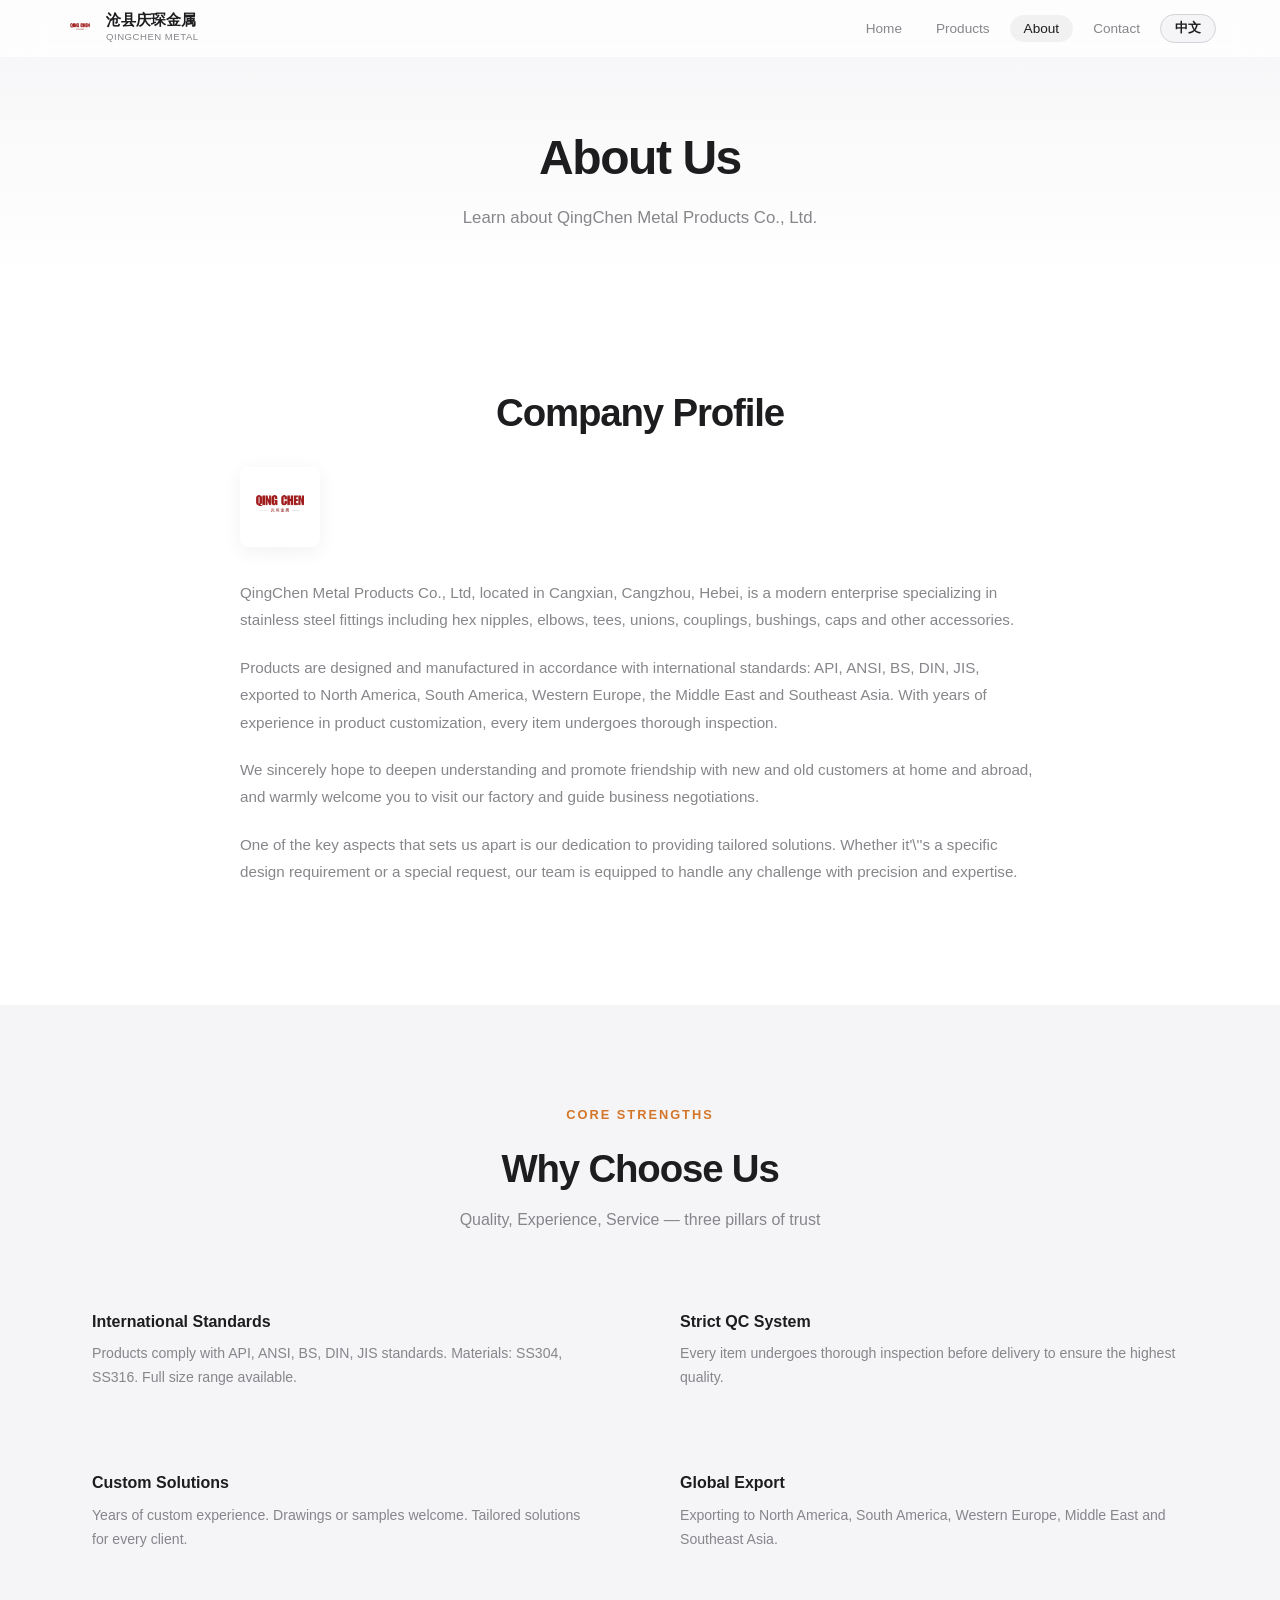
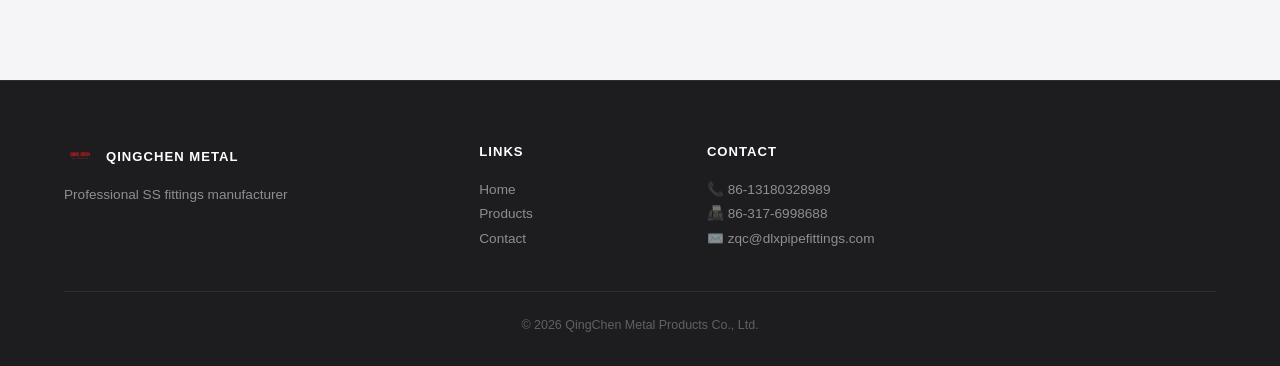
<file: about.html>
﻿<!DOCTYPE html>
<html lang="zh-CN">
<head>
<meta charset="UTF-8">
<meta name="viewport" content="width=device-width, initial-scale=1.0">
<title>关于我们 — 沧县庆琛金属 | About</title>
<link rel="stylesheet" href="css/style.css">
</head>
<body>
<header class="header">
  <div class="header-inner">
    <a href="index.html" class="logo">
      <img src="images/logo/logo.png" alt="庆琛金属" class="logo-img">
      <div class="logo-text">
        <span class="logo-main">沧县庆琛金属</span>
        <span class="logo-sub">QINGCHEN METAL</span>
      </div>
    </a>
    <button class="nav-toggle" id="navToggle" aria-label="Menu"><span></span><span></span><span></span></button>
    <nav>
      <ul class="nav-list" id="navList">
        <li><a href="index.html"><span class="lang-cn">首页</span><span class="lang-en">Home</span></a></li>
        <li><a href="products.html"><span class="lang-cn">产品</span><span class="lang-en">Products</span></a></li>
        <li><a href="about.html" class="active"><span class="lang-cn">关于我们</span><span class="lang-en">About</span></a></li>
        <li><a href="contact.html"><span class="lang-cn">联系我们</span><span class="lang-en">Contact</span></a></li>
        <li><button class="lang-toggle" id="langToggle">EN</button></li>
      </ul>
    </nav>
  </div>
</header>

<section class="page-banner">
  <div class="container">
    <h1 data-aos="fade-up"><span class="lang-cn">关于我们</span><span class="lang-en">About Us</span></h1>
    <p data-aos="fade-up" data-aos-delay="100"><span class="lang-cn">了解沧县庆琛金属制品有限公司</span><span class="lang-en">Learn about QingChen Metal Products Co., Ltd.</span></p>
  </div>
</section>

<section class="section">
  <div class="container">
    <div class="about-content">
      <div data-aos="fade-up">
        <h2 class="section-title" style="margin-bottom:24px"><span class="lang-cn">公司简介</span><span class="lang-en">Company Profile</span></h2>
        <div style="text-align:center;margin-bottom:32px"><img src="images/logo/logo.png" alt="庆琛金属 Logo" style="height:80px;border-radius:8px;box-shadow:0 4px 20px rgba(0,0,0,0.06)"></div>
        <p><span class="lang-cn">沧县庆琛金属制品有限公司，坐落于河北省沧州市沧县崔尔庄镇，是一家专业生产不锈钢内外丝产品及水暖管件的现代化企业。公司主营产品包括：不锈钢六角接头、六角外丝、内外丝接头、水管接头、弯头、三通、活接、管箍、补芯、管帽及其他配件。</span><span class="lang-en">QingChen Metal Products Co., Ltd, located in Cangxian, Cangzhou, Hebei, is a modern enterprise specializing in stainless steel fittings including hex nipples, elbows, tees, unions, couplings, bushings, caps and other accessories.</span></p>
        <p><span class="lang-cn">产品严格按照 API、ANSI、BS、DIN、JIS 等国际标准设计生产，远销北美、南美、西欧、中东及东南亚市场。我们拥有多年的产品定制经验，能够满足不同客户的个性化需求。每一件产品出厂前均经过严格检验，确保品质达到最高标准。</span><span class="lang-en">Products are designed and manufactured in accordance with international standards: API, ANSI, BS, DIN, JIS, exported to North America, South America, Western Europe, the Middle East and Southeast Asia. With years of experience in product customization, every item undergoes thorough inspection.</span></p>
        <p><span class="lang-cn">我们真诚希望与国内外新老客户在合作中加深了解、增进友谊，热忱欢迎您来我厂参观指导、洽谈业务。</span><span class="lang-en">We sincerely hope to deepen understanding and promote friendship with new and old customers at home and abroad, and warmly welcome you to visit our factory and guide business negotiations.</span></p>
        <p><span class="lang-cn">让我们与众不同的关键之一，是我们致力于为客户提供量身定制的解决方案。无论是特定的设计需求还是特殊要求，我们的团队都能以精准和专业应对各种挑战。我们深知交付超越期望的产品的重要性，并努力在每笔订单中实现这一目标。</span><span class="lang-en">One of the key aspects that sets us apart is our dedication to providing tailored solutions. Whether it'\''s a specific design requirement or a special request, our team is equipped to handle any challenge with precision and expertise.</span></p>
      </div>
    </div>
  </div>
</section>

<section class="section section-alt">
  <div class="container">
    <div class="eyebrow" data-aos="fade-up"><span class="lang-cn">核心优势</span><span class="lang-en">Core Strengths</span></div>
    <h2 class="section-title" data-aos="fade-up"><span class="lang-cn">为什么选择我们</span><span class="lang-en">Why Choose Us</span></h2>
    <p class="section-subtitle" data-aos="fade-up"><span class="lang-cn">品质、经验、服务 — 三大支柱成就客户信赖</span><span class="lang-en">Quality, Experience, Service — three pillars of trust</span></p>
    <div class="about-grid" data-stagger>
      <div class="about-grid-item" data-aos="fade-up">
        <h3><span class="lang-cn">国际标准生产</span><span class="lang-en">International Standards</span></h3>
        <p style="color:var(--text-secondary);font-size:0.88rem;line-height:1.7"><span class="lang-cn">产品符合 API、ANSI、BS、DIN、JIS 等国际标准，材质涵盖 SS304、SS316，支持全规格定制。</span><span class="lang-en">Products comply with API, ANSI, BS, DIN, JIS standards. Materials: SS304, SS316. Full size range available.</span></p>
      </div>
      <div class="about-grid-item" data-aos="fade-up">
        <h3><span class="lang-cn">严格质检体系</span><span class="lang-en">Strict QC System</span></h3>
        <p style="color:var(--text-secondary);font-size:0.88rem;line-height:1.7"><span class="lang-cn">每一件产品出厂前均经过严格检验，确保品质达到最高标准。</span><span class="lang-en">Every item undergoes thorough inspection before delivery to ensure the highest quality.</span></p>
      </div>
      <div class="about-grid-item" data-aos="fade-up">
        <h3><span class="lang-cn">定制化服务</span><span class="lang-en">Custom Solutions</span></h3>
        <p style="color:var(--text-secondary);font-size:0.88rem;line-height:1.7"><span class="lang-cn">拥有多年的产品定制经验，来图来样均可，满足不同客户的个性化需求。</span><span class="lang-en">Years of custom experience. Drawings or samples welcome. Tailored solutions for every client.</span></p>
      </div>
      <div class="about-grid-item" data-aos="fade-up">
        <h3><span class="lang-cn">全球出口经验</span><span class="lang-en">Global Export</span></h3>
        <p style="color:var(--text-secondary);font-size:0.88rem;line-height:1.7"><span class="lang-cn">产品远销北美、南美、西欧、中东及东南亚市场，深受国际客户信赖。</span><span class="lang-en">Exporting to North America, South America, Western Europe, Middle East and Southeast Asia.</span></p>
      </div>
    </div>
  </div>
</section>

<footer class="footer">
  <div class="container">
    <div class="footer-grid">
      <div>
        <div style="display:flex;align-items:center;gap:10px;margin-bottom:10px"><img src="images/logo/logo.png" alt="庆琛金属" style="height:32px;border-radius:4px"><h4 style="margin-bottom:0"><span class="lang-cn">沧县庆琛金属</span><span class="lang-en">QingChen Metal</span></h4></div>
        <p><span class="lang-cn">专业不锈钢水暖管件制造商</span><span class="lang-en">Professional SS fittings manufacturer</span></p>
      </div>
      <div>
        <h4><span class="lang-cn">快速链接</span><span class="lang-en">Links</span></h4>
        <ul>
          <li><a href="index.html"><span class="lang-cn">首页</span><span class="lang-en">Home</span></a></li>
          <li><a href="products.html"><span class="lang-cn">产品中心</span><span class="lang-en">Products</span></a></li>
          <li><a href="contact.html"><span class="lang-cn">联系我们</span><span class="lang-en">Contact</span></a></li>
        </ul>
      </div>
      <div>
        <h4><span class="lang-cn">联系方式</span><span class="lang-en">Contact</span></h4>
        <ul>
          <li>📞 86-13180328989</li>
          <li>📠 86-317-6998688</li>
          <li>✉️ zqc@dlxpipefittings.com</li>
        </ul>
      </div>
    </div>
    <div class="footer-bottom">© 2026 <span class="lang-cn">沧县庆琛金属制品有限公司</span><span class="lang-en">QingChen Metal Products Co., Ltd.</span></div>
  </div>
</footer>

<script src="js/main.js"></script>
</body>
</html>
</file>
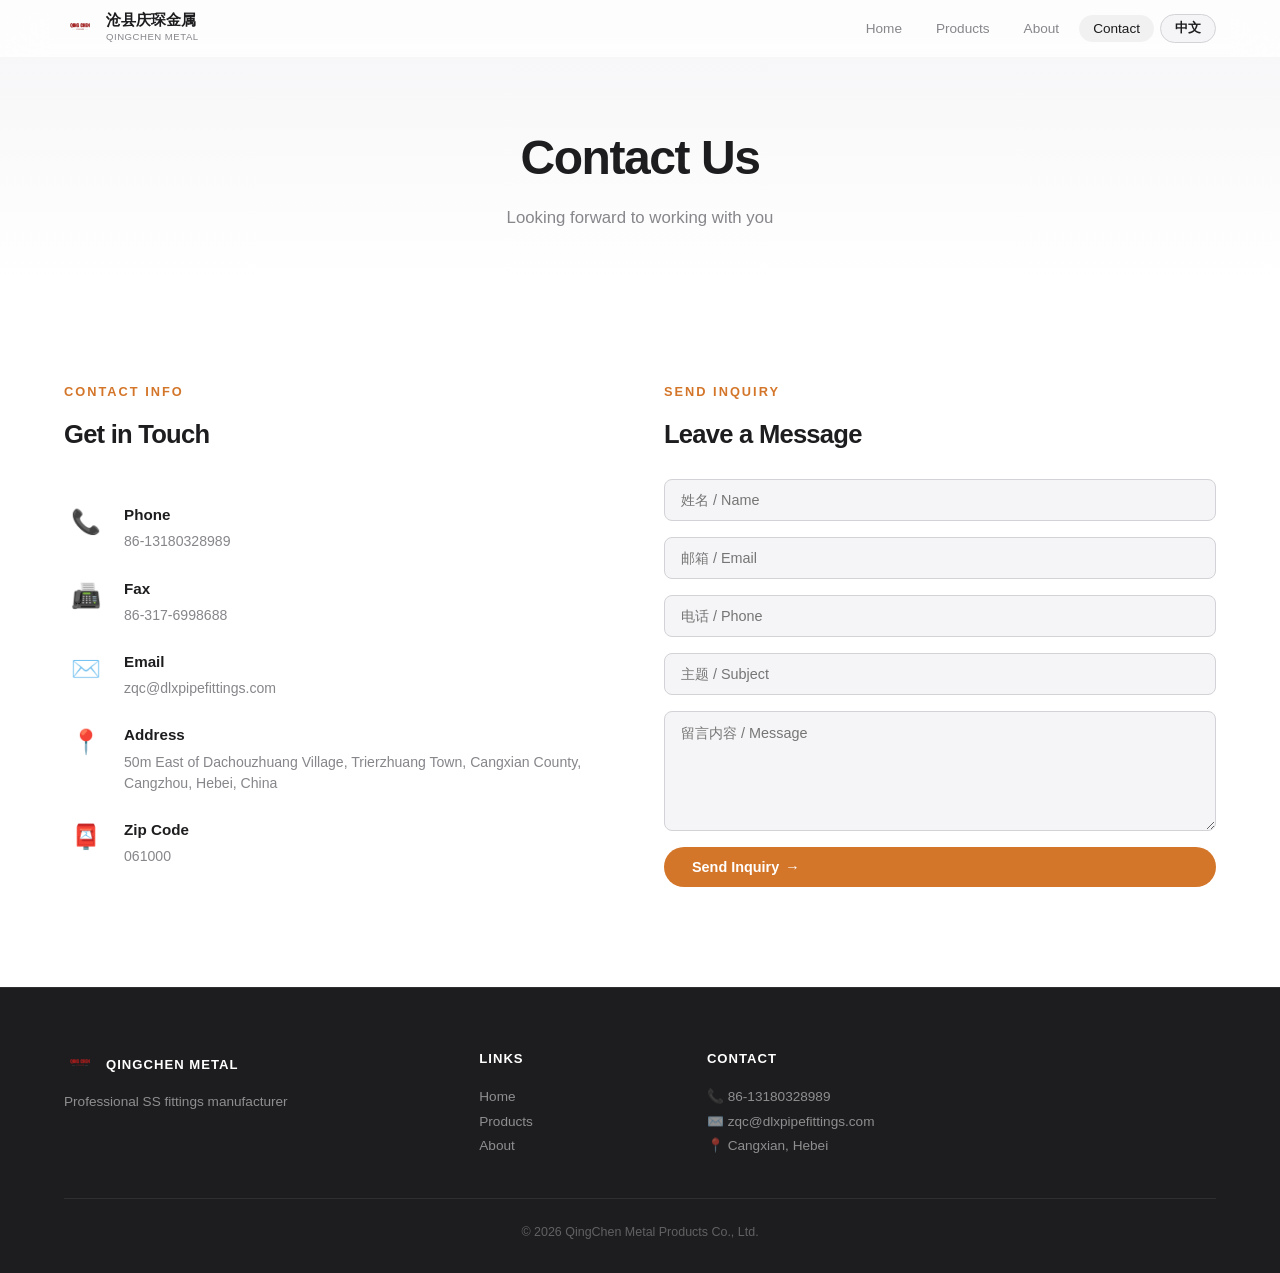
<file: contact.html>
﻿<!DOCTYPE html>
<html lang="zh-CN">
<head>
<meta charset="UTF-8">
<meta name="viewport" content="width=device-width, initial-scale=1.0">
<title>联系我们 — 沧县庆琛金属 | Contact</title>
<link rel="stylesheet" href="css/style.css">
</head>
<body>
<header class="header">
  <div class="header-inner">
    <a href="index.html" class="logo">
      <img src="images/logo/logo.png" alt="庆琛金属" class="logo-img">
      <div class="logo-text">
        <span class="logo-main">沧县庆琛金属</span>
        <span class="logo-sub">QINGCHEN METAL</span>
      </div>
    </a>
    <button class="nav-toggle" id="navToggle" aria-label="Menu"><span></span><span></span><span></span></button>
    <nav>
      <ul class="nav-list" id="navList">
        <li><a href="index.html"><span class="lang-cn">首页</span><span class="lang-en">Home</span></a></li>
        <li><a href="products.html"><span class="lang-cn">产品</span><span class="lang-en">Products</span></a></li>
        <li><a href="about.html"><span class="lang-cn">关于我们</span><span class="lang-en">About</span></a></li>
        <li><a href="contact.html" class="active"><span class="lang-cn">联系我们</span><span class="lang-en">Contact</span></a></li>
        <li><button class="lang-toggle" id="langToggle">EN</button></li>
      </ul>
    </nav>
  </div>
</header>

<section class="page-banner">
  <div class="container">
    <h1 data-aos="fade-up"><span class="lang-cn">联系我们</span><span class="lang-en">Contact Us</span></h1>
    <p data-aos="fade-up" data-aos-delay="100"><span class="lang-cn">期待与您的合作</span><span class="lang-en">Looking forward to working with you</span></p>
  </div>
</section>

<section class="section">
  <div class="container">
    <div class="contact-grid">
      <div class="contact-info">
        <div data-aos="fade-up">
          <div class="eyebrow" style="text-align:left"><span class="lang-cn">联系方式</span><span class="lang-en">Contact Info</span></div>
          <h2 style="font-size:1.6rem;font-weight:700;margin-bottom:24px;letter-spacing:-0.03em"><span class="lang-cn">随时与我们联系</span><span class="lang-en">Get in Touch</span></h2>
        </div>

        <div class="contact-item" data-aos="fade-up">
          <div class="icon">📞</div>
          <div>
            <h4><span class="lang-cn">电话</span><span class="lang-en">Phone</span></h4>
            <p>86-13180328989</p>
          </div>
        </div>

        <div class="contact-item" data-aos="fade-up">
          <div class="icon">📠</div>
          <div>
            <h4><span class="lang-cn">传真</span><span class="lang-en">Fax</span></h4>
            <p>86-317-6998688</p>
          </div>
        </div>

        <div class="contact-item" data-aos="fade-up">
          <div class="icon">✉️</div>
          <div>
            <h4><span class="lang-cn">邮箱</span><span class="lang-en">Email</span></h4>
            <p>zqc@dlxpipefittings.com</p>
          </div>
        </div>

        <div class="contact-item" data-aos="fade-up">
          <div class="icon">📍</div>
          <div>
            <h4><span class="lang-cn">地址</span><span class="lang-en">Address</span></h4>
            <p><span class="lang-cn">中国河北省沧州市沧县崔尔庄镇大垛庄村东50米</span><span class="lang-en">50m East of Dachouzhuang Village, Trierzhuang Town, Cangxian County, Cangzhou, Hebei, China</span></p>
          </div>
        </div>

        <div class="contact-item" data-aos="fade-up">
          <div class="icon">📮</div>
          <div>
            <h4><span class="lang-cn">邮编</span><span class="lang-en">Zip Code</span></h4>
            <p>061000</p>
          </div>
        </div>
      </div>

      <div data-aos="fade-left">
        <div class="eyebrow" style="text-align:left"><span class="lang-cn">发送询盘</span><span class="lang-en">Send Inquiry</span></div>
        <h2 style="font-size:1.6rem;font-weight:700;margin-bottom:24px;letter-spacing:-0.03em"><span class="lang-cn">给我们留言</span><span class="lang-en">Leave a Message</span></h2>
        <form class="contact-form" onsubmit="alert('\u8be2\u76d8\u5df2\u53d1\u9001\uff0c\u6211\u4eec\u5c06\u5c3d\u5feb\u4e0e\u60a8\u8054\u7cfb\uff01');return false">
          <input type="text" placeholder="姓名 / Name" required>
          <input type="email" placeholder="邮箱 / Email" required>
          <input type="tel" placeholder="电话 / Phone">
          <input type="text" placeholder="主题 / Subject">
          <textarea placeholder="留言内容 / Message" required></textarea>
          <button type="submit" class="btn btn-primary"><span class="lang-cn">发送询盘</span><span class="lang-en">Send Inquiry</span> →</button>
        </form>
      </div>
    </div>
  </div>
</section>

<footer class="footer">
  <div class="container">
    <div class="footer-grid">
      <div>
        <div style="display:flex;align-items:center;gap:10px;margin-bottom:10px"><img src="images/logo/logo.png" alt="庆琛金属" style="height:32px;border-radius:4px"><h4 style="margin-bottom:0"><span class="lang-cn">沧县庆琛金属</span><span class="lang-en">QingChen Metal</span></h4></div>
        <p><span class="lang-cn">专业不锈钢水暖管件制造商</span><span class="lang-en">Professional SS fittings manufacturer</span></p>
      </div>
      <div>
        <h4><span class="lang-cn">快速链接</span><span class="lang-en">Links</span></h4>
        <ul>
          <li><a href="index.html"><span class="lang-cn">首页</span><span class="lang-en">Home</span></a></li>
          <li><a href="products.html"><span class="lang-cn">产品中心</span><span class="lang-en">Products</span></a></li>
          <li><a href="about.html"><span class="lang-cn">关于我们</span><span class="lang-en">About</span></a></li>
        </ul>
      </div>
      <div>
        <h4><span class="lang-cn">联系方式</span><span class="lang-en">Contact</span></h4>
        <ul>
          <li>📞 86-13180328989</li>
          <li>✉️ zqc@dlxpipefittings.com</li>
          <li><span class="lang-cn">📍 沧县崔尔庄镇</span><span class="lang-en">📍 Cangxian, Hebei</span></li>
        </ul>
      </div>
    </div>
    <div class="footer-bottom">© 2026 <span class="lang-cn">沧县庆琛金属制品有限公司</span><span class="lang-en">QingChen Metal Products Co., Ltd.</span></div>
  </div>
</footer>

<script src="js/main.js"></script>
</body>
</html>
</file>
<file: css/style.css>
﻿/* ============================================================
   QINGCHEN METAL — Design System (Apple-inspired)
   ============================================================ */

:root {
  --bg: #ffffff;
  --bg-secondary: #f5f5f7;
  --text: #1d1d1f;
  --text-secondary: #86868b;
  --text-on-dark: #f5f5f7;
  --accent: #d4762a;
  --accent-hover: #b8651f;
  --border: #d2d2d7;
  --border-light: #e8e8ed;
  --radius-sm: 8px;
  --radius-md: 12px;
  --radius-lg: 16px;
  --radius-xl: 20px;
  --shadow-sm: 0 1px 3px rgba(0,0,0,0.04);
  --shadow-md: 0 4px 20px rgba(0,0,0,0.06);
  --shadow-lg: 0 8px 40px rgba(0,0,0,0.08);
  --transition: all 0.3s cubic-bezier(0.25,0.1,0.25,1);
  --font: -apple-system, BlinkMacSystemFont, "SF Pro Display", "Helvetica Neue", Arial, sans-serif;
}

*, *::before, *::after { box-sizing: border-box; margin: 0; padding: 0; }
html { scroll-behavior: smooth; -webkit-font-smoothing: antialiased; }
body { font-family: var(--font); color: var(--text); background: var(--bg); line-height: 1.6; overflow-x: hidden; }
img { max-width: 100%; height: auto; display: block; }
a { color: inherit; text-decoration: none; }
ul { list-style: none; }

.container { max-width: 1200px; margin: 0 auto; padding: 0 24px; }

/* ─── Header ──────────────────────────────────────────────── */
.header {
  position: fixed; top: 0; left: 0; right: 0; z-index: 1000;
  background: rgba(255,255,255,0.8); backdrop-filter: blur(20px);
  -webkit-backdrop-filter: blur(20px);
  border-bottom: 1px solid transparent;
  transition: var(--transition);
}
.header.scrolled { border-bottom-color: var(--border-light); }
.header-inner {
  max-width: 1200px; margin: 0 auto; padding: 0 24px;
  display: flex; align-items: center; justify-content: space-between; height: 56px;
}
.logo { display: flex; align-items: center; gap: 10px; }
.logo-img { height: 32px; border-radius: 4px; }
.logo-text { display: flex; flex-direction: column; }
.logo-main { font-size: 0.95rem; font-weight: 700; line-height: 1.2; }
.logo-sub { font-size: 0.6rem; color: var(--text-secondary); letter-spacing: 0.5px; text-transform: uppercase; }

.nav-list { display: flex; align-items: center; gap: 6px; }
.nav-list li a {
  padding: 6px 14px; font-size: 0.85rem; font-weight: 500;
  border-radius: 20px; transition: var(--transition); color: var(--text-secondary);
}
.nav-list li a:hover, .nav-list li a.active { background: rgba(0,0,0,0.05); color: var(--text); }

.lang-toggle {
  background: var(--bg-secondary); border: 1px solid var(--border); border-radius: 20px;
  padding: 5px 14px; font-size: 0.8rem; font-weight: 600; cursor: pointer;
  transition: var(--transition); color: var(--text);
}
.lang-toggle:hover { background: var(--border); }

.nav-toggle { display: none; flex-direction: column; gap: 5px; background: none; border: none; cursor: pointer; padding: 8px; }
.nav-toggle span { display: block; width: 20px; height: 2px; background: var(--text); border-radius: 2px; transition: var(--transition); }

/* ─── Buttons ──────────────────────────────────────────────── */
.btn {
  display: inline-flex; align-items: center; gap: 6px;
  padding: 12px 28px; border-radius: 30px; font-size: 0.9rem; font-weight: 600;
  border: none; cursor: pointer; transition: var(--transition);
}
.btn-primary { background: var(--accent); color: #fff; }
.btn-primary:hover { background: var(--accent-hover); transform: translateY(-1px); box-shadow: 0 4px 15px rgba(212,118,42,0.3); }
.btn-outline { background: transparent; border: 1.5px solid rgba(255,255,255,0.3); color: var(--text-on-dark); }
.btn-outline:hover { border-color: #fff; background: rgba(255,255,255,0.1); }
.btn-lg { padding: 14px 36px; font-size: 1rem; }
.btn-sm { padding: 8px 20px; font-size: 0.82rem; border-radius: 20px; }
.btn-dark { background: var(--text); color: #fff; }
.btn-dark:hover { background: #000; }

/* ─── Hero ──────────────────────────────────────────────────── */
.hero {
  min-height: 90vh; display: flex; align-items: center;
  background: linear-gradient(135deg, #f5f5f7 0%, #e8e8ed 50%, #f5f5f7 100%);
  padding: 100px 0 60px; position: relative; overflow: hidden;
}
.hero::before {
  content: ""; position: absolute; width: 600px; height: 600px;
  border-radius: 50%; background: radial-gradient(circle, rgba(212,118,42,0.06) 0%, transparent 70%);
  top: -200px; right: -100px; pointer-events: none;
}
.hero::after {
  content: ""; position: absolute; width: 400px; height: 400px;
  border-radius: 50%; background: radial-gradient(circle, rgba(0,0,0,0.03) 0%, transparent 70%);
  bottom: -100px; left: -100px; pointer-events: none;
}
.hero .container { display: grid; grid-template-columns: 1fr 1fr; gap: 60px; align-items: center; position: relative; z-index: 1; }
.hero-text .eyebrow { font-size: 0.8rem; font-weight: 600; color: var(--accent); letter-spacing: 2px; text-transform: uppercase; margin-bottom: 16px; }
.hero-text h1 { font-size: clamp(2rem,5vw,3.5rem); font-weight: 700; line-height: 1.1; letter-spacing: -0.04em; margin-bottom: 20px; }
.hero-text h1 .highlight { color: var(--accent); }
.hero-text p { font-size: 1.05rem; color: var(--text-secondary); line-height: 1.7; margin-bottom: 32px; max-width: 500px; }
.hero-btns { display: flex; gap: 12px; flex-wrap: wrap; }
.hero-visual { display: grid; grid-template-columns: 1fr 1fr; gap: 12px; }
.hero-visual img {
  width: 100%; border-radius: var(--radius-lg);
  box-shadow: var(--shadow-lg); background: #fff;
  aspect-ratio: 1; object-fit: contain; padding: 16px;
  transition: var(--transition);
}
.hero-visual img:hover { transform: scale(1.03); }

/* ─── Sections ──────────────────────────────────────────────── */
.section { padding: 100px 0; }
.section-alt { background: var(--bg-secondary); }
.section-title {
  font-size: clamp(1.6rem,3.5vw,2.4rem); font-weight: 700;
  text-align: center; letter-spacing: -0.03em; margin-bottom: 8px;
}
.eyebrow {
  font-size: 0.8rem; font-weight: 600; color: var(--accent);
  letter-spacing: 2px; text-transform: uppercase; text-align: center; margin-bottom: 12px;
}
.section-subtitle { text-align: center; color: var(--text-secondary); font-size: 1rem; margin-bottom: 48px; max-width: 600px; margin-left: auto; margin-right: auto; }

/* ─── Page Banner ───────────────────────────────────────────── */
.page-banner {
  padding: 120px 0 50px; text-align: center;
  background: linear-gradient(180deg, #f5f5f7 0%, #fff 100%);
}
.page-banner h1 { font-size: clamp(2rem,4vw,3rem); font-weight: 700; letter-spacing: -0.03em; margin-bottom: 8px; }
.page-banner p { color: var(--text-secondary); font-size: 1.05rem; }

/* ─── Category Cards ────────────────────────────────────────── */
.categories-grid {
  display: grid; grid-template-columns: repeat(auto-fill, minmax(160px, 1fr)); gap: 16px;
}
.cat-card {
  background: var(--bg); border: 1px solid var(--border-light); border-radius: var(--radius-lg);
  padding: 28px 16px; text-align: center; transition: var(--transition); cursor: pointer;
}
.cat-card:hover { transform: translateY(-4px); box-shadow: var(--shadow-md); border-color: var(--accent); }
.cat-card .cat-icon { font-size: 2rem; margin-bottom: 10px; opacity: 0.6; }
.cat-card h3 { font-size: 0.95rem; font-weight: 600; margin-bottom: 4px; }
.cat-card p { font-size: 0.78rem; color: var(--text-secondary); line-height: 1.4; }

/* ─── Product Grid ──────────────────────────────────────────── */
.products-header { display: flex; justify-content: space-between; align-items: center; margin-bottom: 30px; flex-wrap: wrap; gap: 16px; }
.filter-btns { display: flex; flex-wrap: wrap; gap: 6px; }
.filter-btn {
  padding: 6px 16px; border-radius: 20px; border: 1px solid var(--border);
  background: var(--bg); font-size: 0.82rem; cursor: pointer; transition: var(--transition); color: var(--text-secondary);
}
.filter-btn:hover { border-color: var(--accent); color: var(--text); }
.filter-btn.active { background: var(--accent); color: #fff; border-color: var(--accent); }

.product-grid { display: grid; grid-template-columns: repeat(auto-fill, minmax(280px, 1fr)); gap: 20px; }
.product-card {
  background: var(--bg); border: 1px solid var(--border-light); border-radius: var(--radius-lg);
  overflow: hidden; transition: var(--transition);
}
.product-card:hover { transform: translateY(-4px); box-shadow: var(--shadow-lg); }
.product-img {
  background: #fafafa; height: 220px; display: flex; align-items: center; justify-content: center;
  border-bottom: 1px solid var(--border-light);
}
.product-img img { width: 100%; height: 100%; object-fit: contain; padding: 20px; transition: var(--transition); }
.product-card:hover .product-img img { transform: scale(1.05); }
.product-info { padding: 18px 20px 20px; }
.product-info h3 { font-size: 1rem; font-weight: 600; margin-bottom: 4px; }
.product-info .material { font-size: 0.75rem; color: var(--accent); font-weight: 600; margin-bottom: 8px; }
.product-info .desc { font-size: 0.82rem; color: var(--text-secondary); line-height: 1.5; margin-bottom: 14px; }

/* ─── Product Detail ────────────────────────────────────────── */
.detail-header { text-align: center; padding: 110px 0 20px; background: linear-gradient(180deg, #f5f5f7, #fff); }
.detail-layout { display: grid; grid-template-columns: 1fr 1fr; gap: 40px; align-items: start; margin-bottom: 40px; }
.detail-image-wrap { background: #fff; border: 1px solid var(--border-light); border-radius: var(--radius-xl); overflow: hidden; display: flex; align-items: center; justify-content: center; min-height: 350px; }
.detail-image-wrap img { width: 100%; max-height: 420px; object-fit: contain; padding: 24px; }
.detail-meta-grid { display: grid; grid-template-columns: repeat(3,1fr); gap: 12px; margin: 20px 0; }
.detail-meta-card { background: var(--bg-secondary); border-radius: 10px; padding: 14px 16px; text-align: center; }
.detail-meta-card .label { font-size: 0.72rem; color: var(--text-secondary); letter-spacing: 1px; margin-bottom: 4px; }
.detail-meta-card .value { font-size: 0.95rem; font-weight: 600; }

.gallery-grid {
  display: grid; grid-template-columns: repeat(auto-fill, minmax(240px, 1fr)); gap: 14px;
}
.gallery-item {
  background: #fafafa; border: 1px solid var(--border-light); border-radius: var(--radius-md);
  aspect-ratio: 1; cursor: pointer; transition: var(--transition);
  display: flex; align-items: center; justify-content: center; position: relative;
}
.gallery-item:hover { transform: translateY(-3px); box-shadow: var(--shadow-md); }
.gallery-item img { width: 100%; height: 100%; object-fit: contain; padding: 16px; transition: var(--transition); }
.gallery-item:hover img { transform: scale(1.06); }
.gallery-item .badge {
  position: absolute; bottom: 8px; right: 8px;
  background: rgba(0,0,0,0.5); color: #fff; padding: 2px 10px;
  border-radius: 12px; font-size: 0.72rem;
}

/* ─── Lightbox ──────────────────────────────────────────────── */
#lightbox { position: fixed; inset: 0; z-index: 9999; background: rgba(0,0,0,0.92); display: none; align-items: center; justify-content: center; }
#lightbox .lb-close { position: absolute; top: 20px; right: 30px; color: #fff; font-size: 2.5rem; cursor: pointer; z-index: 1; }
#lightbox .lb-img { max-width: 90vw; max-height: 85vh; object-fit: contain; border-radius: var(--radius-md); }
#lightbox .lb-controls { position: absolute; bottom: 30px; left: 50%; transform: translateX(-50%); display: flex; gap: 12px; align-items: center; color: rgba(255,255,255,0.6); }
#lightbox .lb-controls button {
  background: rgba(255,255,255,0.1); border: 1px solid rgba(255,255,255,0.15);
  color: #fff; border-radius: 50%; width: 44px; height: 44px; cursor: pointer; font-size: 1.2rem;
  transition: var(--transition); display: flex; align-items: center; justify-content: center;
}
#lightbox .lb-controls button:hover { background: rgba(255,255,255,0.2); }

/* ─── About Page ────────────────────────────────────────────── */
.about-content { max-width: 800px; margin: 0 auto; }
.about-content p { color: var(--text-secondary); line-height: 1.8; margin-bottom: 20px; font-size: 0.95rem; }
.about-grid { display: grid; grid-template-columns: 1fr 1fr; gap: 24px; margin-top: 40px; }
.about-grid-item { background: var(--bg-secondary); border-radius: var(--radius-md); padding: 28px; }
.about-grid-item h3 { font-size: 1rem; font-weight: 600; margin-bottom: 8px; }
.about-grid-item ul { display: flex; flex-direction: column; gap: 8px; }
.about-grid-item li { font-size: 0.88rem; color: var(--text-secondary); }

/* ─── Contact Page ──────────────────────────────────────────── */
.contact-grid { display: grid; grid-template-columns: 1fr 1fr; gap: 48px; }
.contact-info { display: flex; flex-direction: column; gap: 24px; }
.contact-item { display: flex; gap: 16px; align-items: flex-start; }
.contact-item .icon { font-size: 1.5rem; min-width: 44px; text-align: center; }
.contact-item h4 { font-size: 0.95rem; font-weight: 600; margin-bottom: 4px; }
.contact-item p { font-size: 0.88rem; color: var(--text-secondary); line-height: 1.5; }
.contact-form { display: flex; flex-direction: column; gap: 16px; }
.contact-form input, .contact-form textarea {
  padding: 12px 16px; border: 1px solid var(--border); border-radius: var(--radius-sm);
  font-size: 0.9rem; font-family: var(--font); transition: var(--transition);
  background: var(--bg-secondary);
}
.contact-form input:focus, .contact-form textarea:focus { outline: none; border-color: var(--accent); box-shadow: 0 0 0 3px rgba(212,118,42,0.1); }
.contact-form textarea { min-height: 120px; resize: vertical; }

/* ─── Features ──────────────────────────────────────────────── */
.features-grid { display: grid; grid-template-columns: repeat(4, 1fr); gap: 20px; max-width: 900px; margin: 0 auto; }
.feature-item { text-align: center; padding: 40px 20px; border-radius: var(--radius-md); border: 1px solid var(--border-light); transition: var(--transition); }
.feature-item:hover { box-shadow: var(--shadow-md); }
.feature-num { font-size: 2.2rem; font-weight: 700; color: var(--accent); margin-bottom: 8px; }
.feature-item h4 { font-size: 0.95rem; font-weight: 600; margin-bottom: 6px; }
.feature-item p { font-size: 0.82rem; color: var(--text-secondary); }

/* ─── CTA ────────────────────────────────────────────────────── */
.cta-section { padding: 80px 0; background: #1d1d1f; text-align: center; }

/* ─── Footer ────────────────────────────────────────────────── */
.footer { background: #1d1d1f; border-top: 1px solid rgba(255,255,255,0.08); padding: 60px 0 30px; }
.footer-grid { display: grid; grid-template-columns: 2fr 1fr 1fr 1.5fr; gap: 40px; margin-bottom: 40px; }
.footer h4 { color: #fff; font-size: 0.82rem; font-weight: 600; letter-spacing: 1px; text-transform: uppercase; margin-bottom: 16px; }
.footer p, .footer li { color: rgba(255,255,255,0.5); font-size: 0.85rem; line-height: 1.8; }
.footer li a:hover { color: var(--accent); }
.footer-bottom { border-top: 1px solid rgba(255,255,255,0.08); padding-top: 24px; text-align: center; color: rgba(255,255,255,0.3); font-size: 0.78rem; }

/* ─── Animations ────────────────────────────────────────────── */
[data-aos] { opacity: 0; transform: translateY(30px); transition: opacity 0.7s ease, transform 0.7s cubic-bezier(0.25,0.1,0.25,1); }
[data-aos].aos-visible { opacity: 1; transform: translateY(0); }
[data-aos^="fade-right"] { transform: translateX(-30px); }
[data-aos^="fade-right"].aos-visible { transform: translateX(0); }
[data-aos^="zoom-in"] { transform: scale(0.95); }
[data-aos^="zoom-in"].aos-visible { transform: scale(1); }
[data-stagger] > [data-aos] { transition-delay: calc(var(--i,0) * 80ms); }

/* ─── Language Toggle ───────────────────────────────────────── */
.lang-en { display: none; }
html[lang="en"] .lang-cn { display: none; }
html[lang="en"] .lang-en { display: inline; }

/* ─── Back to Top ────────────────────────────────────────────── */
.back-to-top {
  position: fixed; bottom: 30px; right: 30px; width: 44px; height: 44px;
  background: var(--text); color: #fff; border: none; border-radius: 50%;
  cursor: pointer; font-size: 1.2rem; opacity: 0; visibility: hidden;
  transition: var(--transition); z-index: 999; box-shadow: var(--shadow-md);
  display: flex; align-items: center; justify-content: center;
}
.back-to-top.show { opacity: 0.8; visibility: visible; }
.back-to-top:hover { opacity: 1; transform: translateY(-2px); }

/* ─── Loader ────────────────────────────────────────────────── */
.loading-state { text-align: center; padding: 80px 20px; color: var(--text-secondary); }
.loading-state .spinner { display: inline-block; width: 32px; height: 32px; border: 3px solid var(--border-light); border-top-color: var(--accent); border-radius: 50%; animation: spin 0.8s linear infinite; margin-bottom: 16px; }
@keyframes spin { to { transform: rotate(360deg); } }

/* ─── Responsive ────────────────────────────────────────────── */
@media (max-width: 768px) {
  .hero .container { grid-template-columns: 1fr; gap: 40px; }
  .hero-visual { max-width: 400px; margin: 0 auto; }
  .hero-text { text-align: center; }
  .hero-text p { margin-left: auto; margin-right: auto; }
  .hero-btns { justify-content: center; }
  .nav-list { display: none; position: fixed; top: 56px; left: 0; right: 0; background: rgba(255,255,255,0.98); backdrop-filter: blur(20px); flex-direction: column; padding: 16px; gap: 4px; border-bottom: 1px solid var(--border-light); }
  .nav-list.open { display: flex; }
  .nav-toggle { display: flex; }
  .detail-layout { grid-template-columns: 1fr; }
  .gallery-grid { grid-template-columns: repeat(auto-fill, minmax(150px, 1fr)); }
  .product-grid { grid-template-columns: repeat(auto-fill, minmax(250px, 1fr)); }
  .categories-grid { grid-template-columns: repeat(auto-fill, minmax(130px, 1fr)); }
  .footer-grid { grid-template-columns: 1fr 1fr; gap: 30px; }
  .contact-grid { grid-template-columns: 1fr; }
  .about-grid { grid-template-columns: 1fr; }
  .features-grid { grid-template-columns: repeat(2, 1fr); max-width: 100%; }
  .detail-meta-grid { grid-template-columns: 1fr 1fr; }
}

@media (max-width: 480px) {
  .footer-grid { grid-template-columns: 1fr; }
  .features-grid { grid-template-columns: 1fr; max-width: 100%; }
  .product-grid { grid-template-columns: 1fr; }
}
</file>
